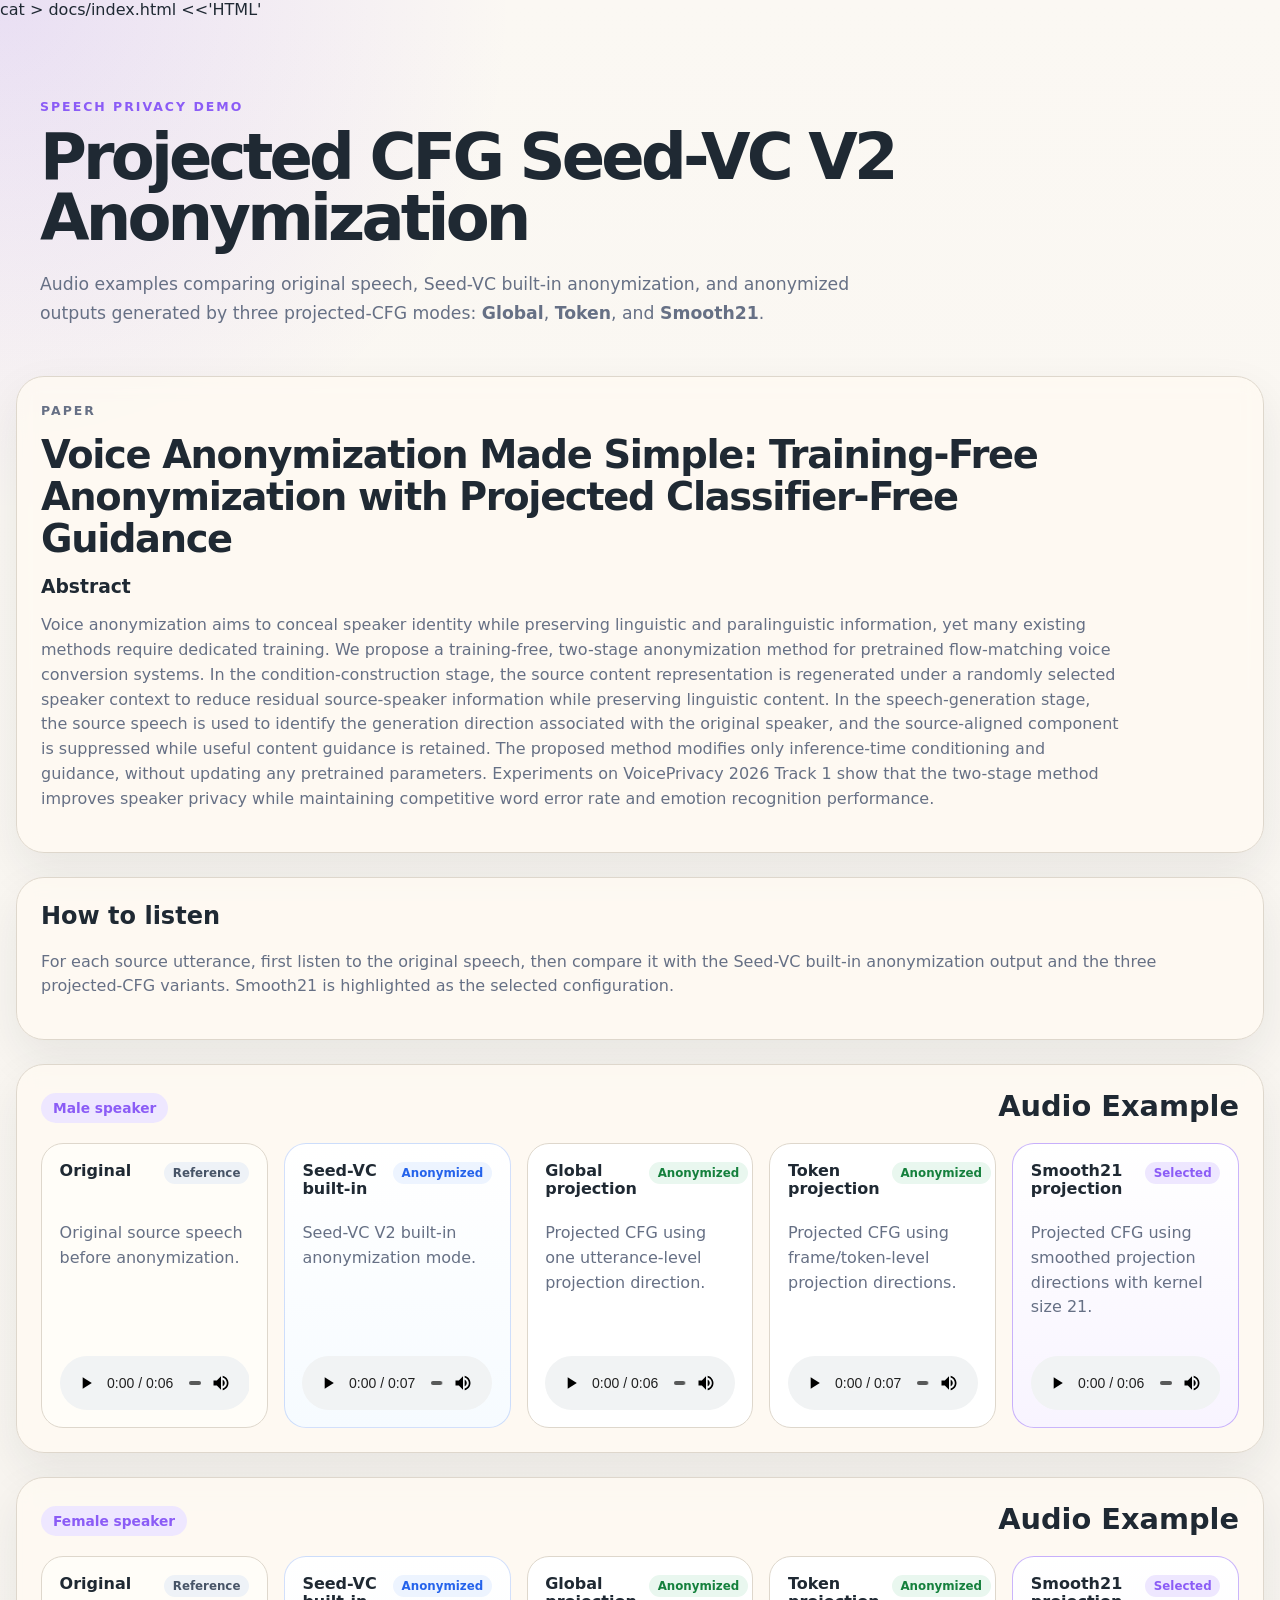
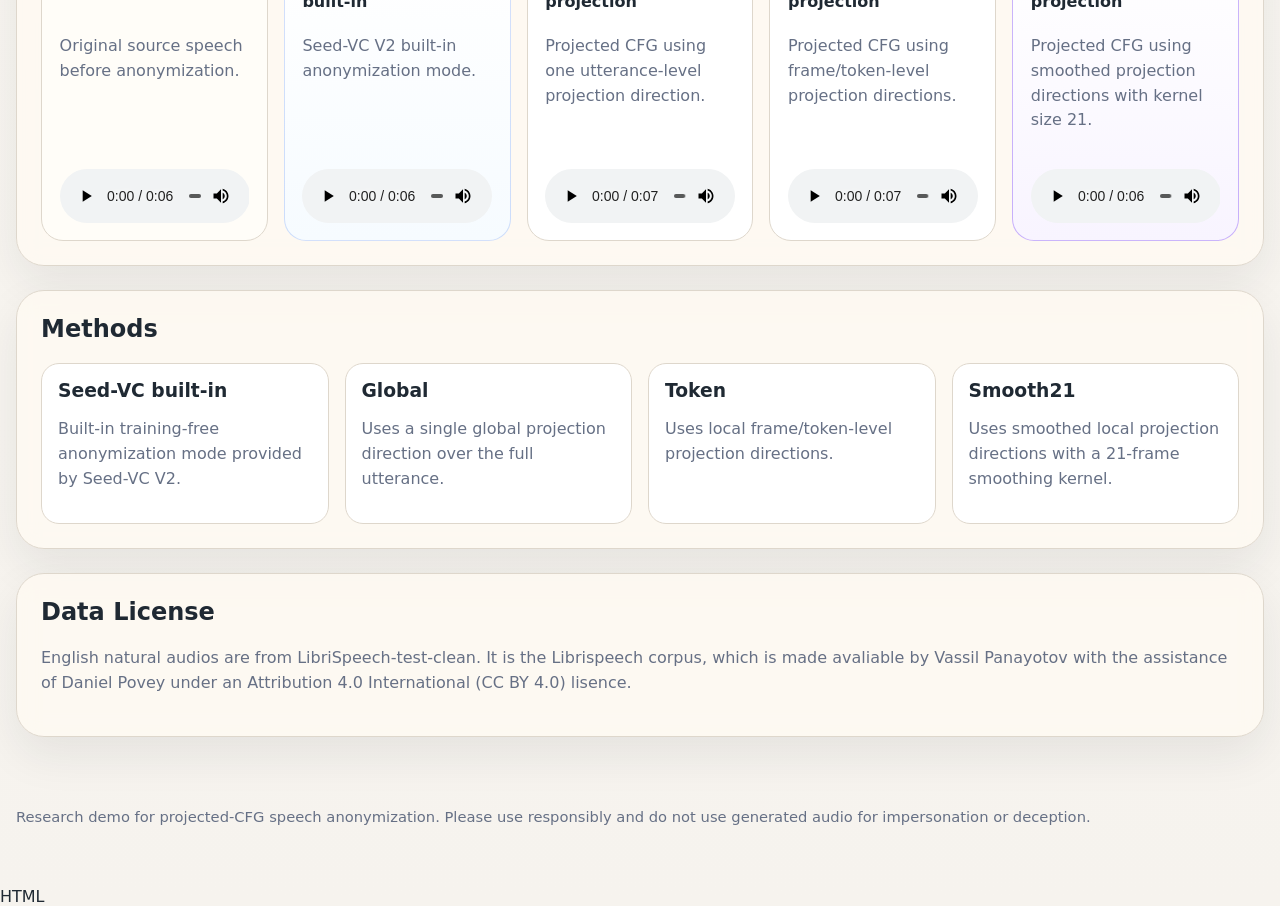
<file: docs/index.html>
cat > docs/index.html <<'HTML'
<!DOCTYPE html>
<html lang="en">
<head>
  <meta charset="UTF-8" />
  <meta name="viewport" content="width=device-width, initial-scale=1.0" />
  <title>Projected CFG Speech Anonymization Demo</title>
  <link rel="stylesheet" href="styles.css" />
</head>
<body>
  <header class="hero">
    <div class="hero-inner">
      <p class="eyebrow">Speech Privacy Demo</p>
      <h1>Projected CFG Seed-VC V2 Anonymization</h1>
      <p class="subtitle">
        Audio examples comparing original speech, Seed-VC built-in anonymization,
        and anonymized outputs generated by three projected-CFG modes:
        <strong>Global</strong>, <strong>Token</strong>, and <strong>Smooth21</strong>.
      </p>
    </div>
  </header>

  <main>
    <section class="paper-section">
      <div class="paper-card">
        <p class="section-kicker">Paper</p>
        <h2>Voice Anonymization Made Simple: Training-Free Anonymization with Projected Classifier-Free Guidance</h2>

        <h3>Abstract</h3>
        <p>
          Voice anonymization aims to conceal speaker identity while preserving linguistic and paralinguistic information,
          yet many existing methods require dedicated training. We propose a training-free, two-stage anonymization method
          for pretrained flow-matching voice conversion systems. In the condition-construction stage, the source content
          representation is regenerated under a randomly selected speaker context to reduce residual source-speaker
          information while preserving linguistic content. In the speech-generation stage, the source speech is used to
          identify the generation direction associated with the original speaker, and the source-aligned component is
          suppressed while useful content guidance is retained. The proposed method modifies only inference-time
          conditioning and guidance, without updating any pretrained parameters. Experiments on VoicePrivacy 2026 Track 1
          show that the two-stage method improves speaker privacy while maintaining competitive word error rate and
          emotion recognition performance.
        </p>
      </div>
    </section>

    <section class="note">
      <h2>How to listen</h2>
      <p>
        For each source utterance, first listen to the original speech, then compare it with the Seed-VC built-in
        anonymization output and the three projected-CFG variants. Smooth21 is highlighted as the selected configuration.
      </p>
    </section>

    <section class="speaker-section">
      <div class="section-heading">
        <span class="tag">Male speaker</span>
        <h2>Audio Example</h2>
      </div>

      <div class="audio-grid">
        <article class="audio-card original">
          <div class="card-top">
            <span class="method">Original</span>
            <span class="badge reference">Reference</span>
          </div>
          <p>Original source speech before anonymization.</p>
          <audio controls preload="metadata" src="audio/male/original.wav"></audio>
        </article>

        <article class="audio-card builtin">
          <div class="card-top">
            <span class="method">Seed-VC built-in</span>
            <span class="badge">Anonymized</span>
          </div>
          <p>Seed-VC V2 built-in anonymization mode.</p>
          <audio controls preload="metadata" src="audio/male/builtin.wav"></audio>
        </article>

        <article class="audio-card">
          <div class="card-top">
            <span class="method">Global projection</span>
            <span class="badge">Anonymized</span>
          </div>
          <p>Projected CFG using one utterance-level projection direction.</p>
          <audio controls preload="metadata" src="audio/male/global.wav"></audio>
        </article>

        <article class="audio-card">
          <div class="card-top">
            <span class="method">Token projection</span>
            <span class="badge">Anonymized</span>
          </div>
          <p>Projected CFG using frame/token-level projection directions.</p>
          <audio controls preload="metadata" src="audio/male/token.wav"></audio>
        </article>

        <article class="audio-card highlight">
          <div class="card-top">
            <span class="method">Smooth21 projection</span>
            <span class="badge">Selected</span>
          </div>
          <p>Projected CFG using smoothed projection directions with kernel size 21.</p>
          <audio controls preload="metadata" src="audio/male/smooth21.wav"></audio>
        </article>
      </div>
    </section>

    <section class="speaker-section">
      <div class="section-heading">
        <span class="tag">Female speaker</span>
        <h2>Audio Example</h2>
      </div>

      <div class="audio-grid">
        <article class="audio-card original">
          <div class="card-top">
            <span class="method">Original</span>
            <span class="badge reference">Reference</span>
          </div>
          <p>Original source speech before anonymization.</p>
          <audio controls preload="metadata" src="audio/female/original.wav"></audio>
        </article>

        <article class="audio-card builtin">
          <div class="card-top">
            <span class="method">Seed-VC built-in</span>
            <span class="badge">Anonymized</span>
          </div>
          <p>Seed-VC V2 built-in anonymization mode.</p>
          <audio controls preload="metadata" src="audio/female/builtin.wav"></audio>
        </article>

        <article class="audio-card">
          <div class="card-top">
            <span class="method">Global projection</span>
            <span class="badge">Anonymized</span>
          </div>
          <p>Projected CFG using one utterance-level projection direction.</p>
          <audio controls preload="metadata" src="audio/female/global.wav"></audio>
        </article>

        <article class="audio-card">
          <div class="card-top">
            <span class="method">Token projection</span>
            <span class="badge">Anonymized</span>
          </div>
          <p>Projected CFG using frame/token-level projection directions.</p>
          <audio controls preload="metadata" src="audio/female/token.wav"></audio>
        </article>

        <article class="audio-card highlight">
          <div class="card-top">
            <span class="method">Smooth21 projection</span>
            <span class="badge">Selected</span>
          </div>
          <p>Projected CFG using smoothed projection directions with kernel size 21.</p>
          <audio controls preload="metadata" src="audio/female/smooth21.wav"></audio>
        </article>
      </div>
    </section>

    <section class="details">
      <h2>Methods</h2>
      <div class="method-list">
        <div>
          <h3>Seed-VC built-in</h3>
          <p>Built-in training-free anonymization mode provided by Seed-VC V2.</p>
        </div>
        <div>
          <h3>Global</h3>
          <p>Uses a single global projection direction over the full utterance.</p>
        </div>
        <div>
          <h3>Token</h3>
          <p>Uses local frame/token-level projection directions.</p>
        </div>
        <div>
          <h3>Smooth21</h3>
          <p>Uses smoothed local projection directions with a 21-frame smoothing kernel.</p>
        </div>
      </div>
    </section>

    <section class="license-note">
      <h2>Data License</h2>
      <p>
        English natural audios are from LibriSpeech-test-clean. It is the Librispeech corpus, which is made avaliable by Vassil Panayotov with the assistance of Daniel Povey under an Attribution 4.0 International (CC BY 4.0) lisence.
      </p>
    </section>
  </main>

  <footer>
    <p>
      Research demo for projected-CFG speech anonymization. Please use responsibly and do not use generated audio for impersonation or deception.
    </p>
  </footer>
</body>
</html>
HTML
</file>
<file: docs/styles.css>
:root {
  --bg: #f6f3ee;
  --panel: #fffaf3;
  --text: #1f2933;
  --muted: #667085;
  --line: #ded7cc;
  --accent: #8b5cf6;
  --accent-soft: #eee7ff;
  --green-soft: #e9f7ef;
  --green: #15803d;
  --blue-soft: #edf4ff;
  --blue: #2563eb;
  --shadow: 0 18px 45px rgba(31, 41, 51, 0.08);
}

* { box-sizing: border-box; }

body {
  margin: 0;
  font-family: Inter, ui-sans-serif, system-ui, -apple-system, BlinkMacSystemFont, "Segoe UI", sans-serif;
  color: var(--text);
  background:
    radial-gradient(circle at top left, rgba(139, 92, 246, 0.16), transparent 32rem),
    linear-gradient(180deg, #fbf8f3 0%, var(--bg) 100%);
}

.hero { padding: 5rem 1.5rem 3rem; }

.hero-inner,
main,
footer {
  width: min(1320px, calc(100% - 2rem));
  margin: 0 auto;
}

.eyebrow,
.section-kicker {
  text-transform: uppercase;
  letter-spacing: 0.16em;
  font-size: 0.78rem;
  color: var(--accent);
  font-weight: 700;
  margin: 0 0 0.8rem;
}

h1 {
  font-size: clamp(2.25rem, 5vw, 4.7rem);
  line-height: 0.96;
  max-width: 980px;
  margin: 0;
  letter-spacing: -0.06em;
}

.subtitle {
  max-width: 840px;
  margin: 1.25rem 0 0;
  color: var(--muted);
  font-size: 1.08rem;
  line-height: 1.7;
}

.note,
.details,
.speaker-section,
.paper-section,
.license-note {
  background: rgba(255, 250, 243, 0.78);
  border: 1px solid var(--line);
  border-radius: 28px;
  box-shadow: var(--shadow);
  padding: 1.5rem;
  margin-bottom: 1.5rem;
  backdrop-filter: blur(10px);
}

.note h2,
.details h2,
.license-note h2 { margin-top: 0; }

.paper-card h2 {
  max-width: 1000px;
  margin: 0 0 1rem;
  font-size: clamp(1.65rem, 3vw, 2.6rem);
  line-height: 1.1;
  letter-spacing: -0.035em;
}

.paper-card h3 { margin: 1rem 0 0.45rem; }

.note p,
.details p,
.license-note p,
.paper-card p,
.audio-card p {
  color: var(--muted);
  line-height: 1.55;
}

.paper-card p { max-width: 1080px; }

.section-heading {
  display: flex;
  align-items: end;
  justify-content: space-between;
  gap: 1rem;
  margin-bottom: 1.25rem;
}

.section-heading h2 {
  margin: 0;
  font-size: 1.8rem;
}

.tag {
  display: inline-flex;
  padding: 0.45rem 0.75rem;
  border-radius: 999px;
  background: var(--accent-soft);
  color: var(--accent);
  font-weight: 700;
  font-size: 0.86rem;
}

.audio-grid {
  display: grid;
  grid-template-columns: repeat(5, minmax(0, 1fr));
  gap: 1rem;
  align-items: stretch;
}

.audio-card {
  border: 1px solid var(--line);
  border-radius: 22px;
  padding: 1.1rem;
  background: white;
  display: flex;
  flex-direction: column;
  min-height: 285px;
}

.audio-card.original { background: #fffdf8; }

.audio-card.builtin {
  background: linear-gradient(180deg, #ffffff 0%, #f6fbff 100%);
  border-color: rgba(37, 99, 235, 0.20);
}

.audio-card.highlight {
  border-color: rgba(139, 92, 246, 0.45);
  background: linear-gradient(180deg, #ffffff 0%, #f8f4ff 100%);
}

.card-top {
  display: flex;
  align-items: flex-start;
  justify-content: space-between;
  gap: 0.75rem;
  margin-bottom: 0.7rem;
  min-height: 48px;
}

.method {
  font-weight: 800;
  line-height: 1.15;
}

.badge {
  white-space: nowrap;
  padding: 0.25rem 0.55rem;
  border-radius: 999px;
  background: var(--green-soft);
  color: var(--green);
  font-size: 0.74rem;
  font-weight: 800;
}

.badge.reference {
  background: #eef2f7;
  color: #475467;
}

.audio-card.builtin .badge {
  background: var(--blue-soft);
  color: var(--blue);
}

.audio-card.highlight .badge {
  background: var(--accent-soft);
  color: var(--accent);
}

.audio-card p {
  min-height: 92px;
  margin: 0 0 1rem;
}

audio {
  width: 100%;
  margin-top: auto;
}

.method-list {
  display: grid;
  grid-template-columns: repeat(4, minmax(0, 1fr));
  gap: 1rem;
}

.method-list > div {
  border: 1px solid var(--line);
  border-radius: 18px;
  padding: 1rem;
  background: white;
}

.method-list h3 { margin: 0 0 0.5rem; }

footer {
  padding: 2rem 0 3rem;
  color: var(--muted);
  font-size: 0.92rem;
}

@media (max-width: 1180px) {
  .audio-grid { grid-template-columns: repeat(3, minmax(0, 1fr)); }
  .method-list { grid-template-columns: repeat(2, minmax(0, 1fr)); }
}

@media (max-width: 760px) {
  .audio-grid { grid-template-columns: repeat(2, minmax(0, 1fr)); }
  .method-list { grid-template-columns: 1fr; }
}

@media (max-width: 620px) {
  .hero { padding-top: 3rem; }
  .audio-grid { grid-template-columns: 1fr; }

  .section-heading { display: block; }
  .section-heading h2 { margin-top: 0.75rem; }

  .audio-card { min-height: 250px; }
  .audio-card p { min-height: auto; }
}
</file>
